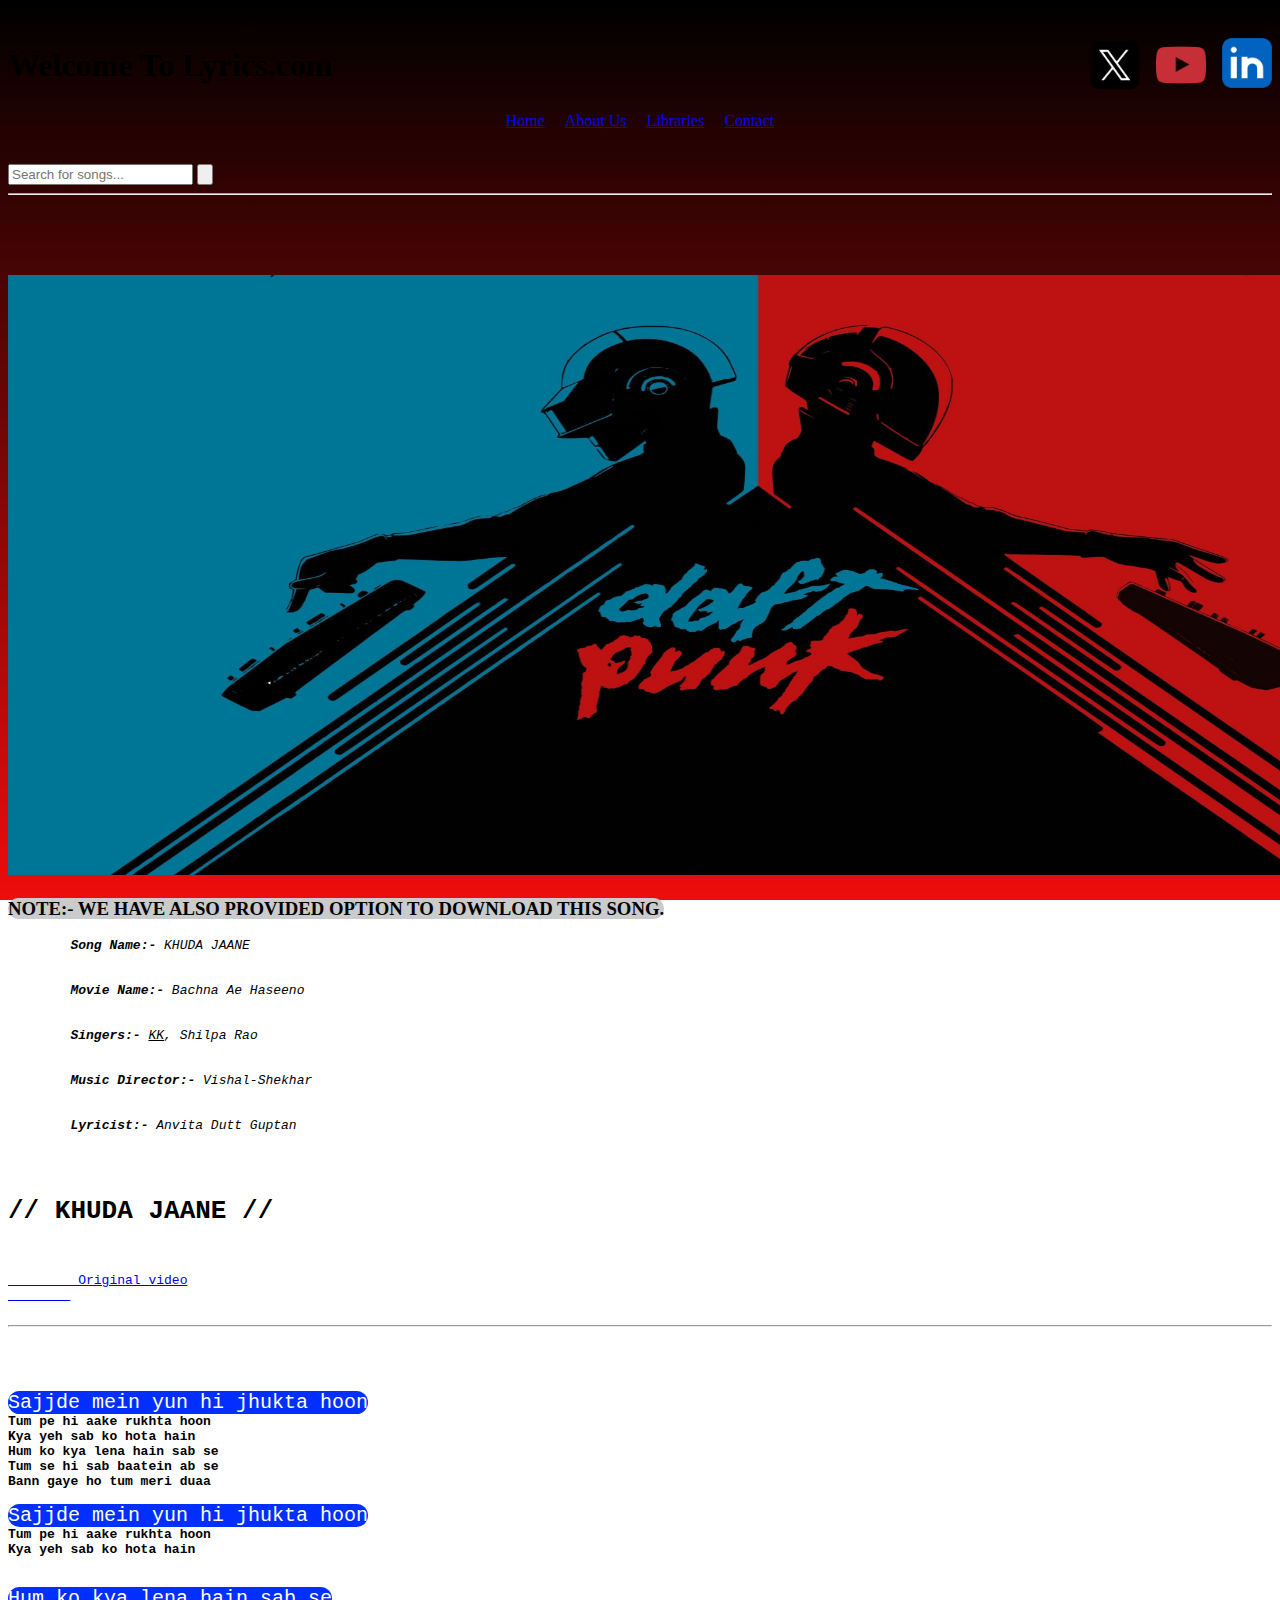
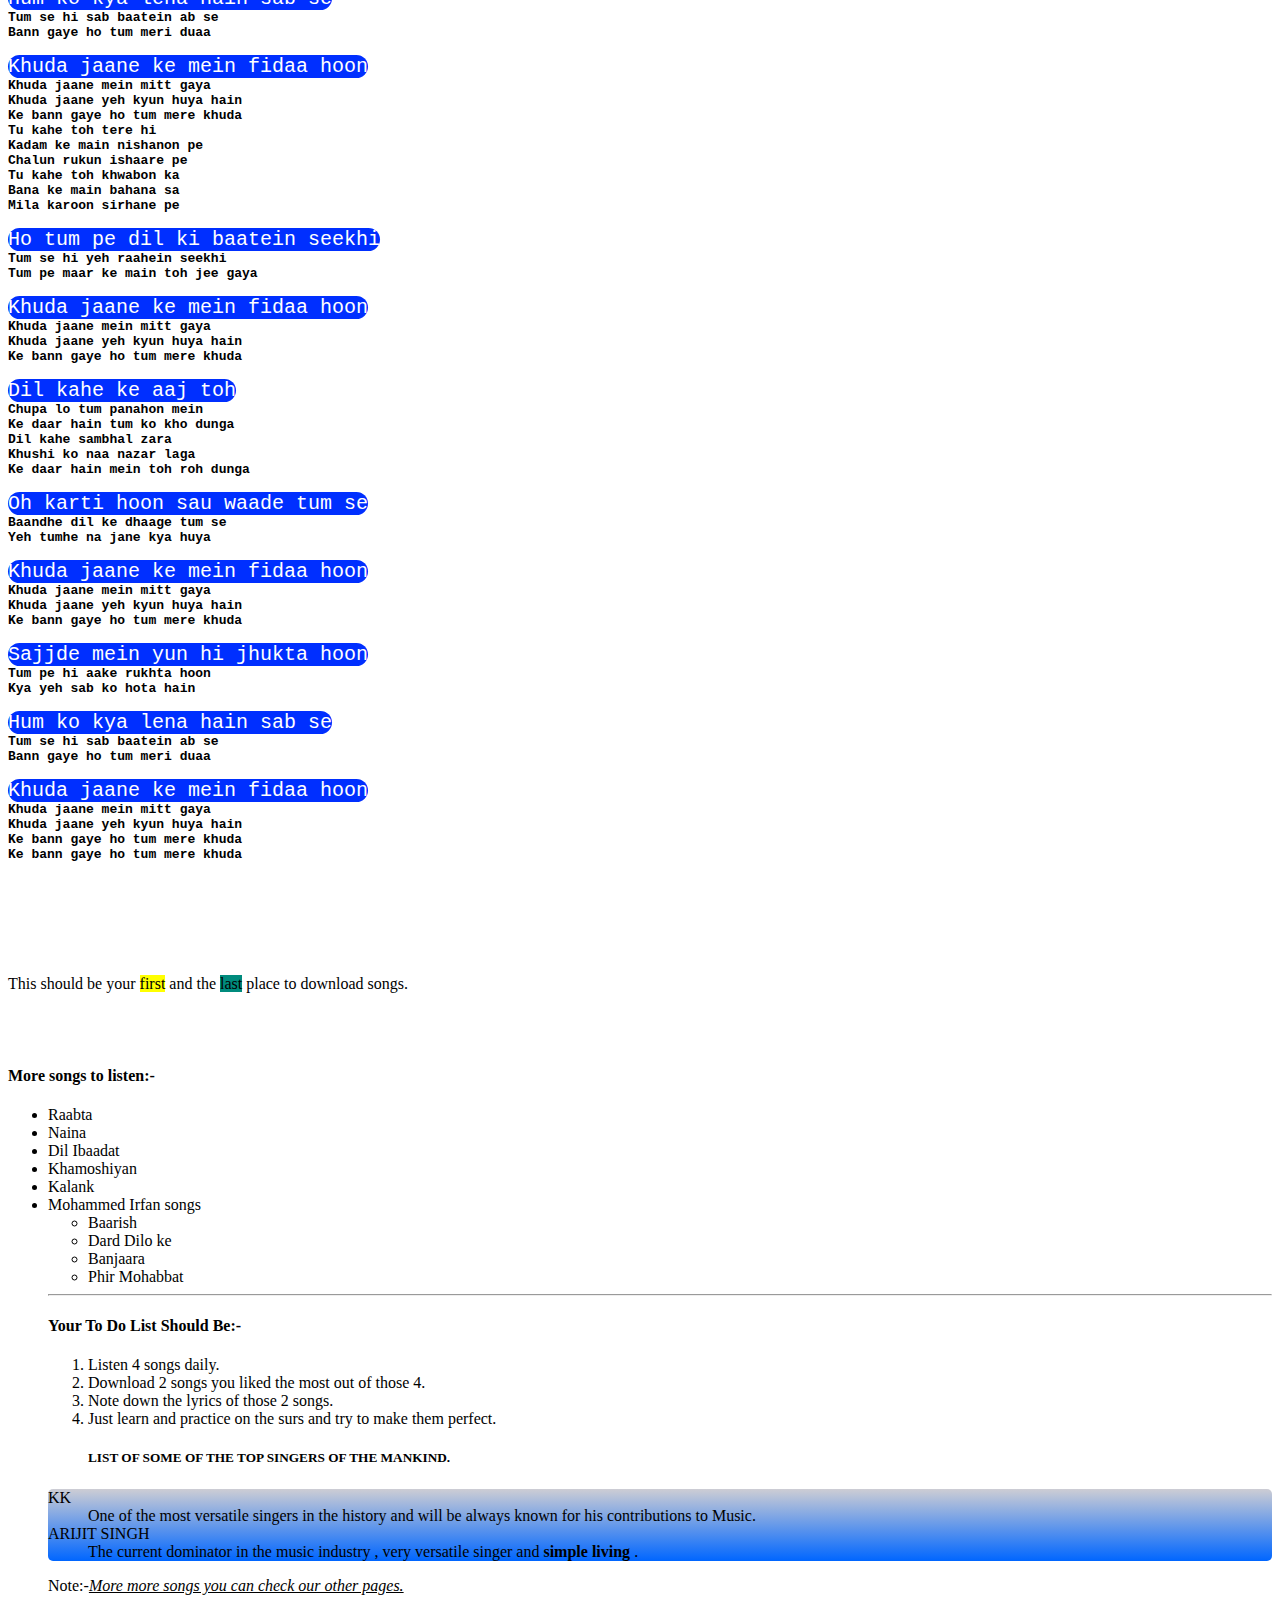
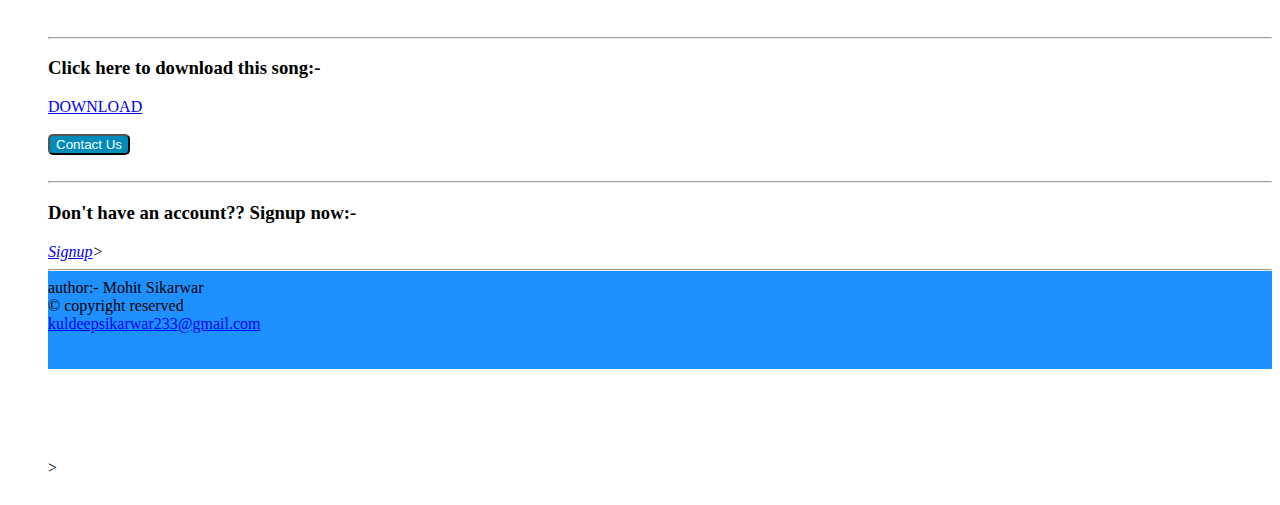
<file: index.html>
<!DOCTYPE html>
<html>
    <head>
    <title>Lyrics</title> 
    <link rel="stylesheet" href="style.css">
    <link rel="icon" type="image/jpg" href="music.jpg"></link>
    </head> 
    <body>
       <header style="color: rgb(0, 0, 0); padding-top: 30px;">
  <div style="display: flex; justify-content: space-between; align-items: center;">
    <span id="ps4">
      <h1 style="margin: 0;">
        <span id="ps1">Welcome</span>
        <span id="ps2"> To</span>
        <span id="ps3"> Lyrics.com</span>
      </h1>
    </span>
    <div style="display: flex; flex-direction: row; align-items: center; gap: 16px;">
      <img src="free-twitter-x-icon-4SLuSJqxx_BU-512x512 (1).png" alt="Twitter logo" width="50" height="50">
      <img src="free-youtube-icon-eSHG4zXUKFP2-512x512.png" alt="YouTube logo" width="50" height="50">
      <a href="https://www.linkedin.com/in/mohit-sikarwar-1a9342323/" target="_blank" rel="noopener noreferrer">
        <img src="free-linkedin-icon-mzxaFXqWpoAI-512x512.png" alt="LinkedIn logo" width="50" height="50">
      </a>
    </div>
  </div>

  <nav class="navbar" style="margin-top: 20px;">
    <ul class="nav-tabs" style="display: flex; justify-content: center; gap: 20px; padding: 0; list-style: none;">
      <li><a href="#">Home</a></li>
      <li><a href="#">About Us</a></li>
      <li><a href="#">Libraries</a></li>
      <li><a href="#">Contact</a></li>
    </ul>
  </nav>
</header>


 <br>
   <!-- HTML -->
<div class="search-container">
  <input type="text" class="search-input" placeholder="Search for songs...">
  <button class="search-button" aria-label="Search">
    <svg xmlns="http://www.w3.org/2000/svg" class="search-icon" fill="none" viewBox="0 0 24 24" stroke="currentColor">
      <circle cx="11" cy="11" r="7" stroke-width="2"/>
      <line x1="21" y1="21" x2="16.65" y2="16.65" stroke-width="2" stroke-linecap="round"/>
    </svg>
  </button>
</div>

 <hr>
 <br>
 <br>
 <br>   
 <br>
        <a href="https://en.wikipedia.org/wiki/KK_(singer)">
        <img src="3900491.jpg" alt="this is just a pic." width="1500" height="600"; border-radius="10px">
        </a>
       <span id="sp1"><h3><span style="background-color: rgb(201, 203, 205);backface-visibility: inherit;border-radius: 10px;"> NOTE:- WE HAVE ALSO PROVIDED OPTION TO DOWNLOAD THIS SONG.</span></h3>
        <pre>
       <span style="font-style: oblique;"> <b>Song Name:-</b> KHUDA JAANE
        <br>
        <b>Movie Name:-</b> Bachna Ae Haseeno
        <br>
        <b>Singers:-</b> <i><u>KK</u></i>, Shilpa Rao
        <br>
        <b>Music Director:-</b> Vishal-Shekhar
        <br>
        <b>Lyricist:-</b> Anvita Dutt Guptan</span>
        <br></span>
        <h1>// KHUDA JAANE // </h1>
        <a href="https://youtu.be/cmMiyZaSELo?si=MfvSgmRGwVlIsWL4">
         Original video
        </a>
        <hr>

        </pre>
        <pre id="pp1">
<span style="background-color: rgb(0, 47, 255);border-radius:20px;color: rgb(255, 255, 255);font-size:20px;">Sajjde mein yun hi jhukta hoon</span>
<b>Tum pe hi aake rukhta hoon
Kya yeh sab ko hota hain
Hum ko kya lena hain sab se
Tum se hi sab baatein ab se
Bann gaye ho tum meri duaa</b>

<span style="background-color: rgb(0, 47, 255);border-radius:20px;color: rgb(255, 255, 255);font-size:20px;">Sajjde mein yun hi jhukta hoon</span>
<b>Tum pe hi aake rukhta hoon
Kya yeh sab ko hota hain</b>


<span style="background-color: rgb(0, 47, 255);border-radius:20px;color: rgb(255, 255, 255);font-size:20px;">Hum ko kya lena hain sab se</span>
<b>Tum se hi sab baatein ab se
Bann gaye ho tum meri duaa</b>

<span style="background-color: rgb(0, 47, 255);border-radius:20px;color: rgb(255, 255, 255);font-size:20px;">Khuda jaane ke mein fidaa hoon</span>
<b>Khuda jaane mein mitt gaya
Khuda jaane yeh kyun huya hain
Ke bann gaye ho tum mere khuda
Tu kahe toh tere hi
Kadam ke main nishanon pe
Chalun rukun ishaare pe
Tu kahe toh khwabon ka
Bana ke main bahana sa
Mila karoon sirhane pe</b>

<span style="background-color: rgb(0, 47, 255);border-radius:20px;color: rgb(255, 255, 255);font-size:20px;">Ho tum pe dil ki baatein seekhi</span>
<b>Tum se hi yeh raahein seekhi
Tum pe maar ke main toh jee gaya</b>

<span style="background-color: rgb(0, 47, 255);border-radius:20px;color: rgb(255, 255, 255);font-size:20px;">Khuda jaane ke mein fidaa hoon</span>
<b>Khuda jaane mein mitt gaya
Khuda jaane yeh kyun huya hain
Ke bann gaye ho tum mere khuda</b>

<span style="background-color: rgb(0, 47, 255);border-radius:20px;color: rgb(255, 255, 255);font-size:20px;">Dil kahe ke aaj toh</span>
<b>Chupa lo tum panahon mein
Ke daar hain tum ko kho dunga
Dil kahe sambhal zara
Khushi ko naa nazar laga
Ke daar hain mein toh roh dunga</b>

<span style="background-color: rgb(0, 47, 255);border-radius:20px;color: rgb(255, 255, 255);font-size:20px;">Oh karti hoon sau waade tum se</span>
<b>Baandhe dil ke dhaage tum se
Yeh tumhe na jane kya huya</b>

<span style="background-color: rgb(0, 47, 255);border-radius:20px;color: rgb(255, 255, 255);font-size:20px;">Khuda jaane ke mein fidaa hoon</span>
<b>Khuda jaane mein mitt gaya
Khuda jaane yeh kyun huya hain
Ke bann gaye ho tum mere khuda</b>

<span style="background-color: rgb(0, 47, 255);border-radius:20px;color: rgb(255, 255, 255);font-size:20px;">Sajjde mein yun hi jhukta hoon</span>
<b>Tum pe hi aake rukhta hoon
Kya yeh sab ko hota hain</b>

<span style="background-color: rgb(0, 47, 255);border-radius:20px;color: rgb(255, 255, 255);font-size:20px;">Hum ko kya lena hain sab se</span>
<b>Tum se hi sab baatein ab se
Bann gaye ho tum meri duaa</b>

<span style="background-color: rgb(0, 47, 255);border-radius:20px;color: rgb(255, 255, 255);font-size:20px;">Khuda jaane ke mein fidaa hoon</span>
<b>Khuda jaane mein mitt gaya
Khuda jaane yeh kyun huya hain
Ke bann gaye ho tum mere khuda
Ke bann gaye ho tum mere khuda</b>

    </pre>

    <br>
    <br>
    <br>
        
    <p> This should be your <mark> first</mark> and the <mark style="background-color: rgb(0, 139, 125)"> last</mark> place to download songs.</p>  
    <br>
    <br>  
   
    <h4>More songs to listen:-</h4>
    <ul>
       <li>Raabta</li>
       <li>Naina</li>
       <li>Dil Ibaadat</li>
       <li>Khamoshiyan</li>
       <li>Kalank</li>
       <li>Mohammed Irfan songs</li>
       <ul>
              <li>Baarish</li>
              <li>Dard Dilo ke</li>
              <li>Banjaara</li>
              <li>Phir Mohabbat</li>
       </ul>
    <hr>
       <h4>Your To Do List Should Be:-</h4>
       <ol>
           <li>Listen 4 songs daily.</li>
           <li>Download 2 songs you liked the most out of those 4.</li>
           <li>Note down the lyrics of those 2 songs.</li>
           <li>Just learn and practice on the surs and try to make them perfect.</li>
    <h5>LIST OF SOME OF THE TOP SINGERS OF THE MANKIND.</h5>
        </ol> 
        <dl style ="background:linear-gradient(rgb(205, 205, 212),rgb(0, 102, 255));border-radius:5px;">
            <span style="color: rgb(0, 0, 0);"><dt>KK</dt>
             <dd>One of the most versatile singers in the history and will be always known for his contributions to Music. </dd>
             <dt>ARIJIT SINGH</dt>
             <dd>The current dominator in the music industry , very versatile singer and <b>simple living</b> .</dd></span>
        </dl>  
       <p>Note:-<i><u>More more songs you can check our other pages.</u></i></p>
       <br>
       <hr>
        <a>
        <h3>Click here to download this song:-</h3>
        <a href="https://pagalworld.love/track/gAQ6Gae-yaar-mere-homebound" 
        target="_blank"
        title="Goes to an external website and we are not responsible for any kind of data theft or loss!!">DOWNLOAD
    </a>
     <br>
    <br>
    <a href="mailto:kuldeepsikarwar233@gmail.com">
<button style="font: size 25px; background-color:#008CBA;color: rgb(255, 255, 255); border-radius:5px;">Contact Us

</button>
</a>
<br>
<br>
<hr>
<h3>Don't have an account?? Signup now:-</h3>
 <span style="font-style: oblique;"><a href="signup.html">Signup</a>></span>
    <footer style="background-color: dodgerblue;">
        <hr>
        author:- Mohit Sikarwar<br>
        &copy; copyright reserved<br>
        <a href="mailto:kuldeepsikarwar233@gmail.com">kuldeepsikarwar233@gmail.com</a>
        <br>
        <br>
        <br>
    </footer>
    
 </form>

    <br>
    <br>
    <br>
    <br>
    <br>
  
  


    </body>       
</html>    
<!-- LISTS:--->>
</file>
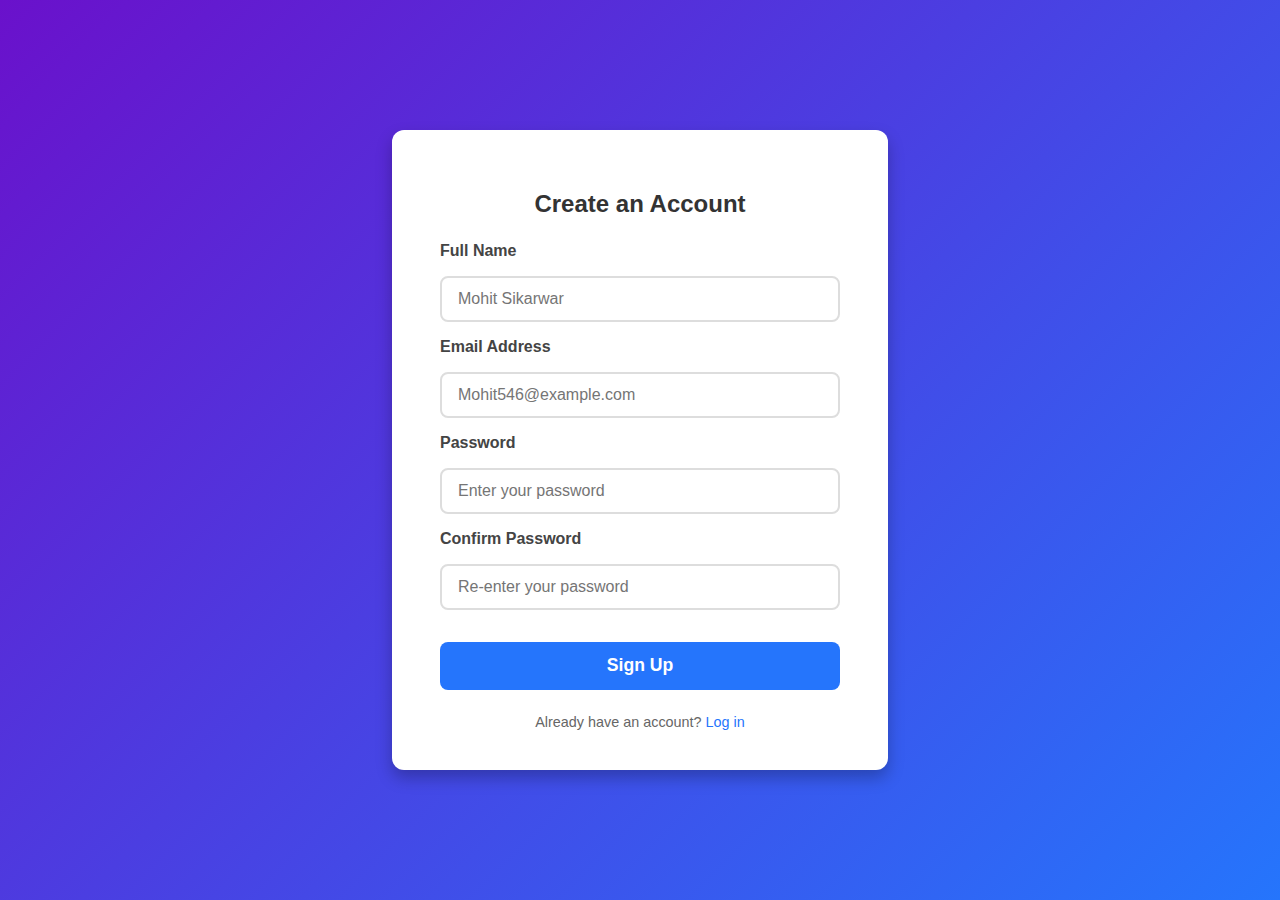
<file: signup.html>
<!DOCTYPE html>
<html lang="en">
<head>
<meta charset="UTF-8" />
<meta name="viewport" content="width=device-width, initial-scale=1" />
<title>Signup Interface</title>
<style>
  body {
    font-family: 'Segoe UI', Tahoma, Geneva, Verdana, sans-serif;
    background: linear-gradient(135deg, #6a11cb, #2575fc);
    display: flex;
    justify-content: center;
    align-items: center;
    height: 100vh;
    margin: 0;
  }

  .signup-container {
    background: #fff;
    padding: 2.5rem 3rem;
    border-radius: 12px;
    box-shadow: 0 8px 16px rgba(0, 0, 0, 0.25);
    width: 100%;
    max-width: 400px;
    text-align: center;
  }

  .signup-container h2 {
    margin-bottom: 1.5rem;
    color: #333;
  }

  .signup-form {
    display: flex;
    flex-direction: column;
    gap: 1rem;
  }

  .signup-form label {
    text-align: left;
    font-weight: 600;
    color: #444;
  }

  .signup-form input {
    padding: 0.75rem 1rem;
    font-size: 1rem;
    border: 2px solid #ddd;
    border-radius: 8px;
    transition: border-color 0.3s;
  }

  .signup-form input:focus {
    border-color: #2575fc;
    outline: none;
  }

  .signup-form button {
    padding: 0.85rem 1rem;
    background-color: #2575fc;
    border: none;
    border-radius: 8px;
    color: white;
    font-size: 1.1rem;
    font-weight: 600;
    cursor: pointer;
    margin-top: 1rem;
    transition: background-color 0.3s;
  }

  .signup-form button:hover {
    background-color: #1a54d1;
  }

  .signup-footer {
    margin-top: 1.5rem;
    font-size: 0.9rem;
    color: #666;
  }

  .signup-footer a {
    color: #2575fc;
    text-decoration: none;
  }
  .signup-footer a:hover {
    text-decoration: underline;
  }
</style>
</head>
<body>

<div class="signup-container">
  <h2>Create an Account</h2>
  <form class="signup-form">
    <label for="fullname">Full Name</label>
    <input type="text" id="fullname" name="fullname" placeholder="Mohit Sikarwar" required />

    <label for="email">Email Address</label>
    <input type="email" id="email" name="email" placeholder="Mohit546@example.com" required />

    <label for="password">Password</label>
    <input type="password" id="password" name="password" placeholder="Enter your password" required />

    <label for="confirm-password">Confirm Password</label>
    <input type="password" id="confirm-password" name="confirm-password" placeholder="Re-enter your password" required />

    <button type="submit">Sign Up</button>
  </form>
  <div class="signup-footer">
    Already have an account? <a href="#">Log in</a>
  </div>
</div>

</body>
</html>
</file>
<file: style.css>
body{
    background: linear-gradient(rgb(0, 0, 0),rgb(239, 12, 12));
    background-repeat: no-repeat;
    background-attachment: fixed;
}
</file>
